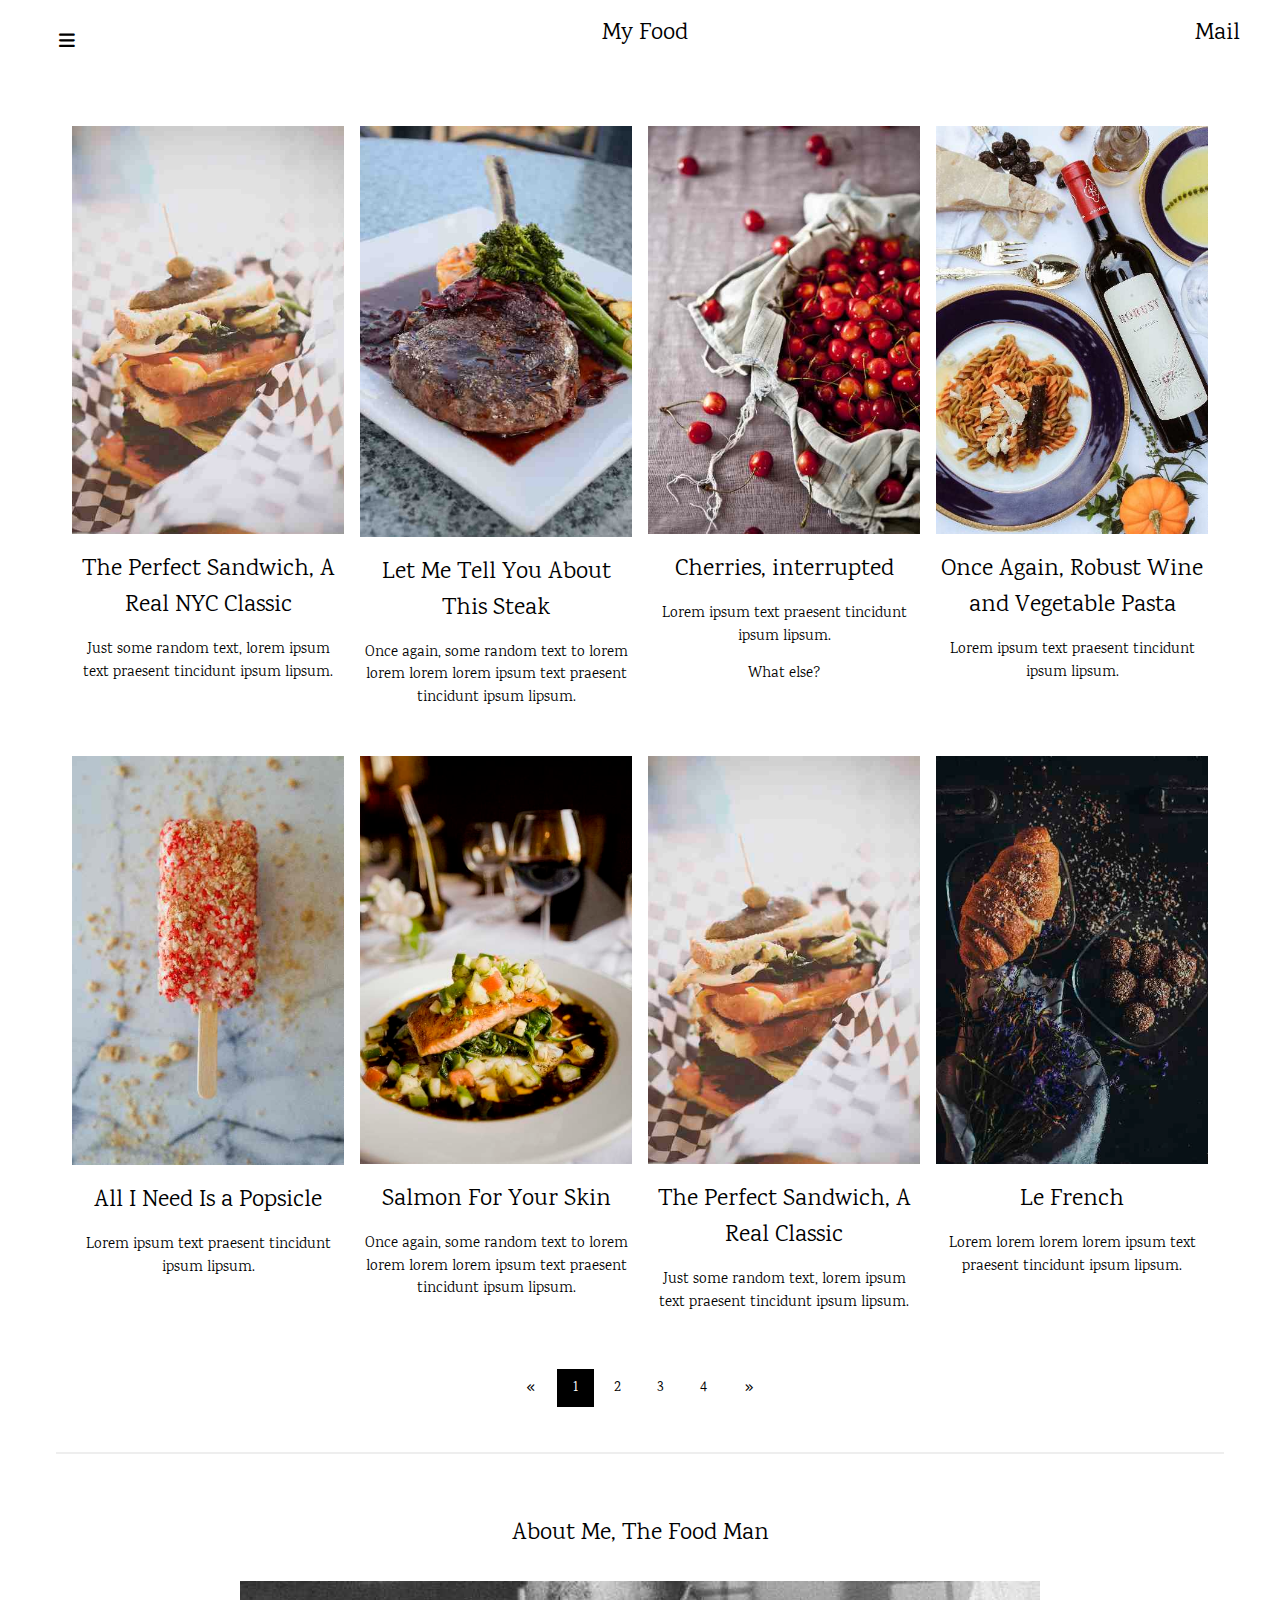
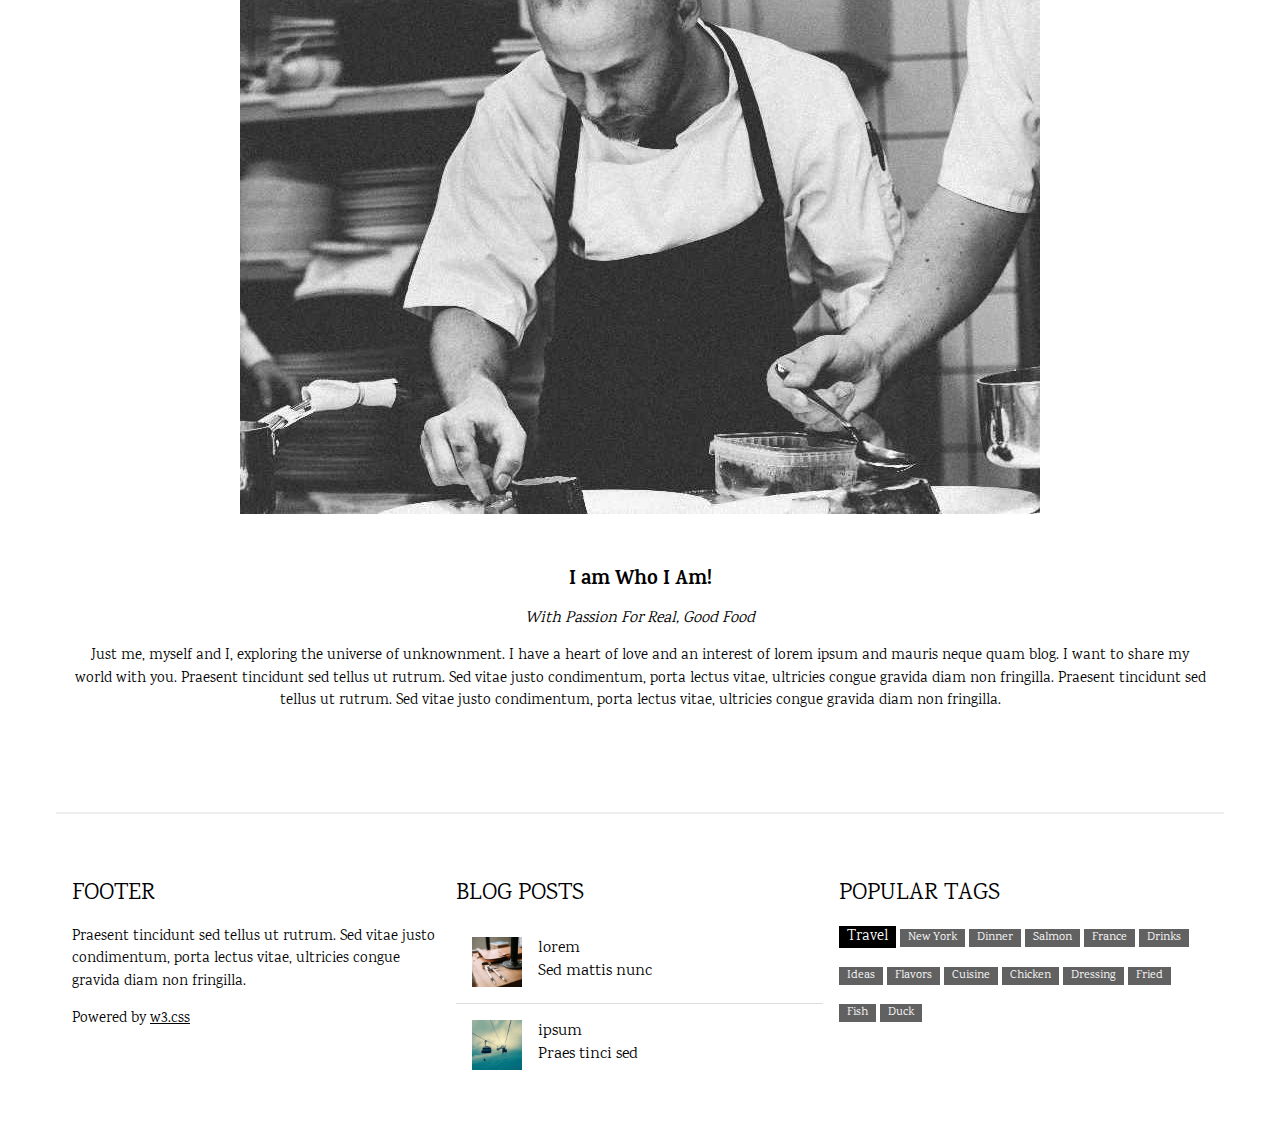
<file: index.html>
<!DOCTYPE html>
<html lang="en">
<head>
    <meta charset="UTF-8">
    <meta name="viewport" content="width=device-width, initial-scale=1.0">
    <title>Food Blog</title>
    <link rel="stylesheet" href="style.css">
    <link href="https://fonts.googleapis.com/css2?family=Karma:wght@400;700&display=swap" rel="stylesheet">
    <link rel="stylesheet" href="css/all.min.css">
</head>
<body>
   


        <!-- header part -->

        <header>
            <nav>
                <ul>
                    <li id="nav-icon"><i class="fa-solid fa-bars"></i></li>
                    <li><h4>my food</h4></li>
                    <li>mail</li>
                </ul>
            </nav>
        </header>
        
        

        <!-- header part -->

        <!-- main part -->
 <div class="container">

        <main>

            <!-- the first section of main -->
            <section id="first-main-section">
                <div class="first-section-item-containers">
                    <div class="first-section-img">
                        <img src="sandwich.jpg" alt="">
                    </div>

                        <h3>The Perfect Sandwich, A Real NYC Classic</h3>
                        <p>Just some random text, lorem ipsum text praesent tincidunt ipsum lipsum.</p>
                    
                </div>

                <div class="first-section-item-containers">
                    <div class="first-section-img">
                        <img src="steak.jpg" alt="">
                    </div>

                        <h3>Let Me Tell You About This Steak</h3>
                        <p>Once again, some random text to lorem lorem lorem lorem ipsum text praesent tincidunt ipsum lipsum.</p>
                    
                </div>

                <div class="first-section-item-containers">
                    <div class="first-section-img">
                        <img src="cherries.jpg" alt="">
                    </div>

                        <h3>Cherries, interrupted</h3>
                        <p>Lorem ipsum text praesent tincidunt ipsum lipsum.</p>
                        <p>What else?</p>

                </div>

                <div class="first-section-item-containers">
                    <div class="first-section-img">
                        <img src="wine.jpg" alt="">
                    </div>

                        <h3>Once Again, Robust Wine and Vegetable Pasta</h3>
                        <p>Lorem ipsum text praesent tincidunt ipsum lipsum.</p>

                </div>
            </section>
            <!-- the first section of main -->

             <!-- the second section of main -->

            <section id="second-main-section">
                <div class="second-section-item-containers">
                    <div class="second-section-img">
                        <img src="popsicle.jpg" alt="">
                    </div>

                        <h3>All I Need Is a Popsicle</h3>
                        <p>Lorem ipsum text praesent tincidunt ipsum lipsum.</p>
                    
                </div>

                <div class="second-section-item-containers">
                    <div class="second-section-img">
                        <img src="salmon.jpg" alt="">
                    </div>

                        <h3>Salmon For Your Skin</h3>
                        <p>Once again, some random text to lorem lorem lorem lorem ipsum text praesent tincidunt ipsum lipsum.</p>
                    
                </div>

                <div class="second-section-item-containers">
                    <div class="second-section-img">
                        <img src="sandwich.jpg" alt="">
                    </div>

                        <h3>The Perfect Sandwich, A Real Classic</h3>
                        <p>Just some random text, lorem ipsum text praesent tincidunt ipsum lipsum.</p>
                    
                </div>

                <div class="second-section-item-containers">
                    <div class="second-section-img">
                        <img src="croissant.jpg" alt="">
                    </div>

                        <h3>Le French</h3>
                        <p>Lorem lorem lorem lorem ipsum text praesent tincidunt ipsum lipsum.</p>
                </div> 


            </section>

             <!-- the second section of main -->

             <!-- third section of main which is the bar section consisted of 1 up to 4 numbers and also icons. -->
            <section id="third-main-section">    
                <div class="third-section-item-containers">
                    <a href="#" class="third-section-items"><i class="fa-solid fa-angles-left"></i></a>
                    <a href="#" class="third-section-items">1</a>
                    <a href="#" class="third-section-items">2</a>
                    <a href="#" class="third-section-items">3</a>
                    <a href="#" class="third-section-items">4</a>
                    <a href="#" class="third-section-items"><i class="fa-solid fa-angles-right"></i></a>
                </div>
            </section>
            <!-- third section of main which is the bar section consisted of 1 up to 4 numbers and also icons. -->

              <!-- a horizontal line just after the third section of the main and on the top of the fourth section of the main -->
            <hr>
            <!-- a horizontal line just after the third section of the main and on the top of the fourth section of the main -->
         
             <!-- fourth section of the main -->
            <section id="fourth-main-section">
                <h3>About Me, The Food Man</h3>

                <div class="fourth-section-img-container">
                    <img src="chef.jpg" alt="">
                </div>
                
                <div class="fourth-section-text-container">
                    <h4>I am Who I Am!</h4>
                    <h6><i>with passion for real, good food</i></h6>
                    <p>Just me, myself and I, exploring the universe of unknownment. I have a heart of love and an interest of lorem ipsum and mauris neque quam blog. I want to share my world with you. Praesent tincidunt sed tellus ut rutrum. Sed vitae justo condimentum, porta lectus vitae, ultricies congue gravida diam non fringilla. Praesent tincidunt sed tellus ut rutrum. Sed vitae justo condimentum, porta lectus vitae, ultricies congue gravida diam non fringilla.</p>
                </div>
            </section>
            <!-- fourth section of the main -->            

             <!-- a horizontal line just after the fourth section of the main and on the top of the footer -->
             <hr>
            <!-- a horizontal line just after the fourth section of the main and on the top of the footer -->

        </main>            
         <!-- main part -->

        <!-- footer part -->
        <footer>
            <div class="footer-containers">
                <h3>footer</h3>
                <p>
                    Praesent tincidunt sed tellus ut rutrum. Sed vitae justo condimentum, porta lectus vitae, ultricies congue gravida diam non fringilla.
                </p>
                <p>Powered by <a href="https://www.w3schools.com/w3css/default.asp">w3.css</a></p>
            </div>

            <div class="footer-containers">
                <h3>blog posts</h3>
               
                <ul>
                    <li id="first-li-of-blog-post-of-footer">
                        <img src="workshop.jpg" alt="a workshop photo">

                        <div class="blog-posts-spans"><span>lorem</span>
                            <br>
                            <span>Sed mattis nunc</span>
                        </div>
                        
                    </li>

                    <li>
                        <img src="gondol.jpg" alt="a gondol photo">
                        <div class="blog-posts-spans">
                            <span>ipsum</span>
                            <br>
                            <span>Praes tinci sed</span>
                        </div>
                    </li>
               </ul>
            </div>

            <div class="footer-containers">
                <h3>popular tags</h3>

                <p class="popular-tags-span-container">
                    <span class="popular-tags-span-items">travel</span>
                    <span class="popular-tags-span-items">new york</span>
                    <span class="popular-tags-span-items">dinner</span>
                    <span class="popular-tags-span-items">salmon</span>
                    <span class="popular-tags-span-items">france</span>
                    <span class="popular-tags-span-items">drinks</span>
                    <span class="popular-tags-span-items">ideas</span>
                    <span class="popular-tags-span-items">flavors</span>
                    <span class="popular-tags-span-items">cuisine</span>
                    <span class="popular-tags-span-items">chicken</span>
                    <span class="popular-tags-span-items">dressing</span>
                    <span class="popular-tags-span-items">fried</span>
                    <span class="popular-tags-span-items">fish</span>
                    <span class="popular-tags-span-items">duck</span>

                </p>
            </div>

        </footer>
        <!-- footer part -->

    </div>
</body>
</html>
</file>
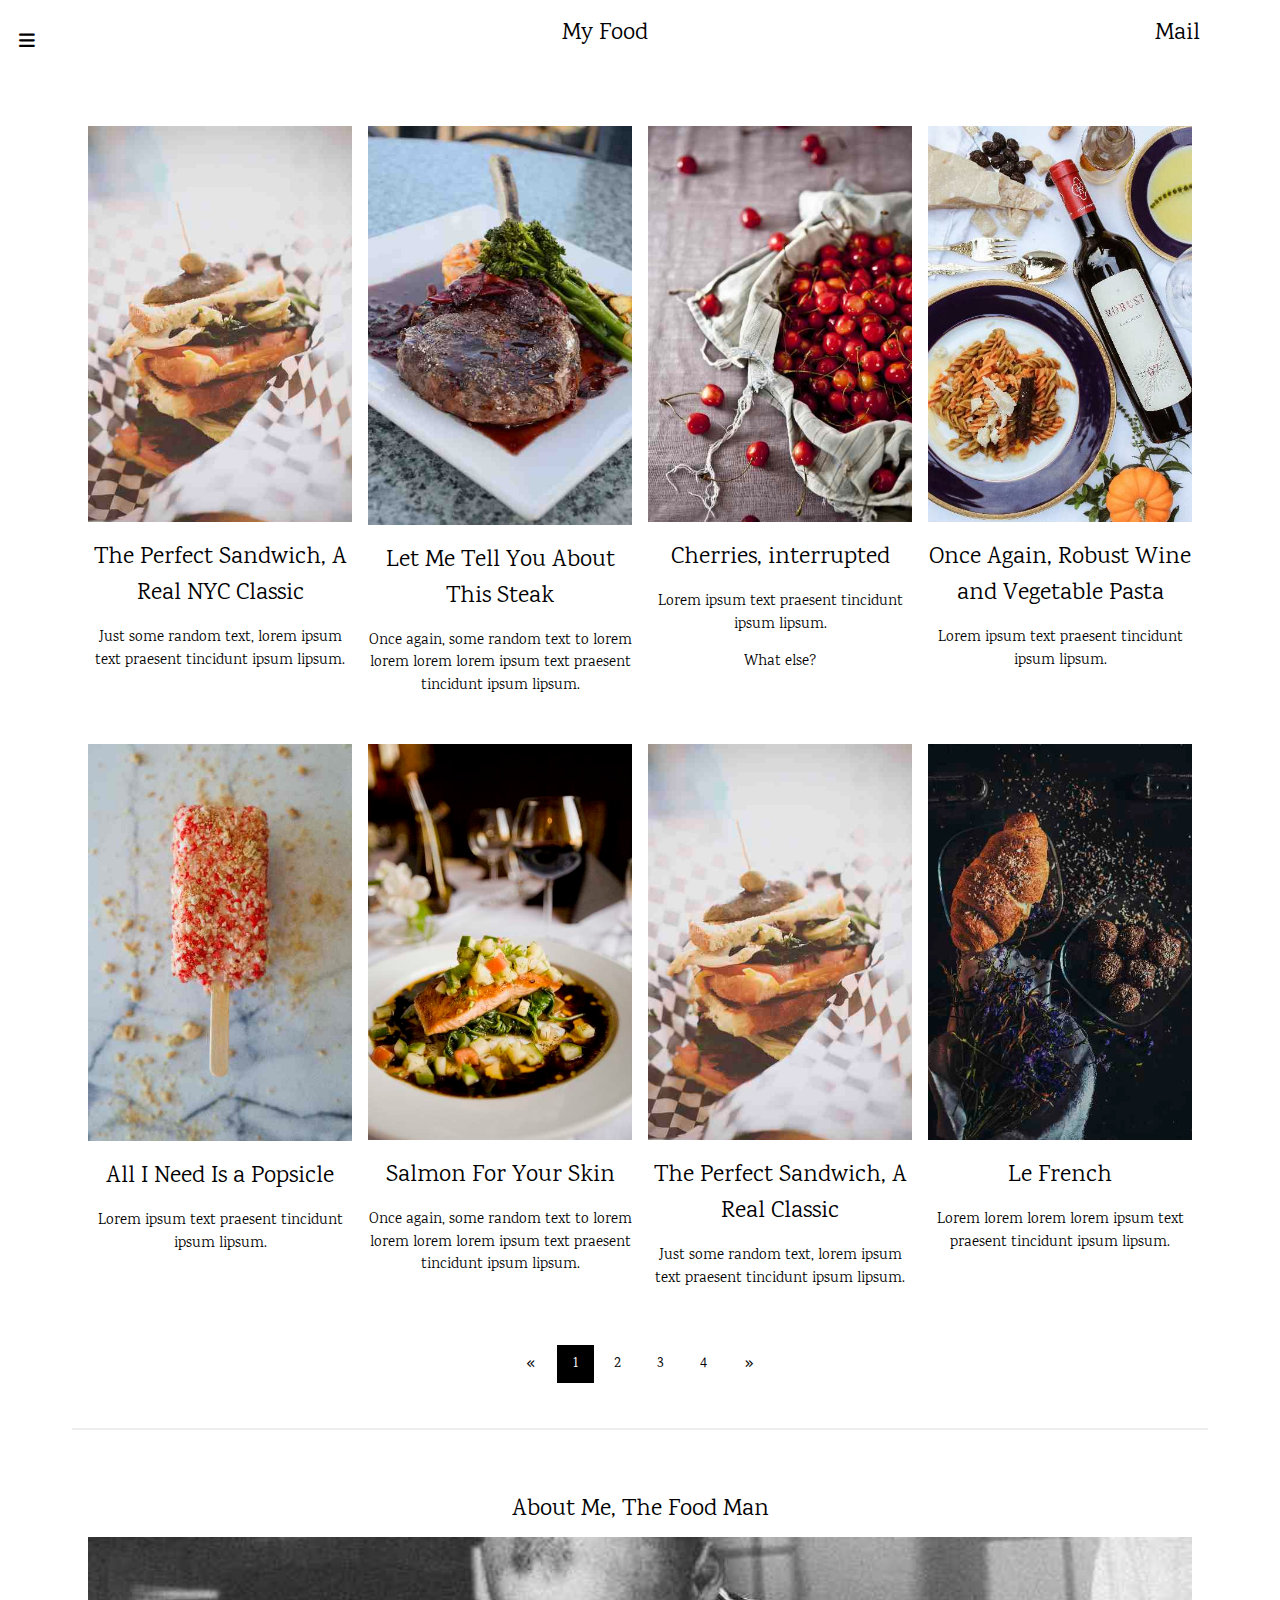
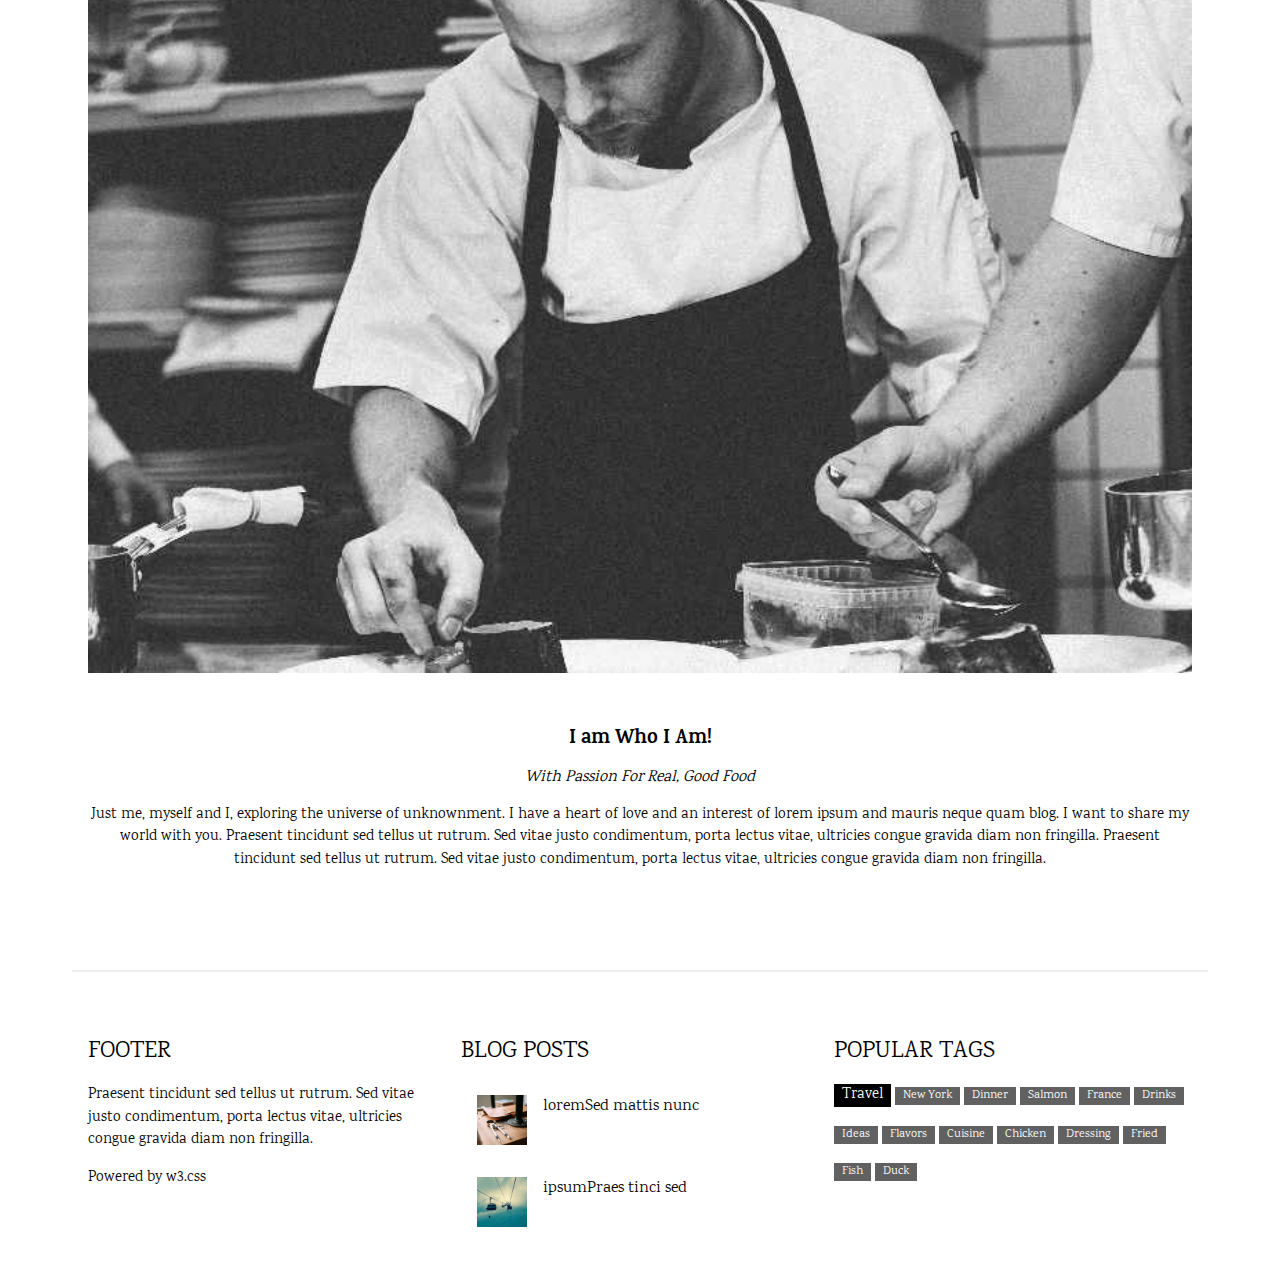
<file: Food Blog.html>
<!DOCTYPE html>
<html lang="en">
<head>
    <meta charset="UTF-8">
    <meta name="viewport" content="width=device-width, initial-scale=1.0">
    <title>Food Blog</title>
    <link rel="stylesheet" href="Food Blog.css">
    <link href="https://fonts.googleapis.com/css2?family=Karma:wght@400;700&display=swap" rel="stylesheet">
    <link rel="stylesheet" href="css/all.min.css">
</head>
<body>
    

        <!-- header part -->

        <header>
            <nav>
                <ul>
                    <li id="nav-icon"><i class="fa-solid fa-bars"></i></li>
                    <li><h4>my food</h4></li>
                    <li>mail</li>
                </ul>
            </nav>
        </header>
        
        <div class="container">

        <!-- header part -->

        <!-- main part -->

        <main>

            <!-- the first section of main -->
            <section id="first-main-section">
                <div class="first-section-item-containers">
                    <div class="first-section-img">
                        <img src="sandwich.jpg" alt="">
                    </div>

                        <h3>The Perfect Sandwich, A Real NYC Classic</h3>
                        <p>Just some random text, lorem ipsum text praesent tincidunt ipsum lipsum.</p>
                    
                </div>

                <div class="first-section-item-containers">
                    <div class="first-section-img">
                        <img src="steak.jpg" alt="">
                    </div>

                        <h3>Let Me Tell You About This Steak</h3>
                        <p>Once again, some random text to lorem lorem lorem lorem ipsum text praesent tincidunt ipsum lipsum.</p>
                    
                </div>

                <div class="first-section-item-containers">
                    <div class="first-section-img">
                        <img src="cherries.jpg" alt="">
                    </div>

                        <h3>Cherries, interrupted</h3>
                        <p>Lorem ipsum text praesent tincidunt ipsum lipsum.</p>
                        <p>What else?</p>

                </div>

                <div class="first-section-item-containers">
                    <div class="first-section-img">
                        <img src="wine.jpg" alt="">
                    </div>

                        <h3>Once Again, Robust Wine and Vegetable Pasta</h3>
                        <p>Lorem ipsum text praesent tincidunt ipsum lipsum.</p>

                </div>
            </section>
            <!-- the first section of main -->

             <!-- the second section of main -->

            <section id="second-main-section">
                <div class="second-section-item-containers">
                    <div class="second-section-img">
                        <img src="popsicle.jpg" alt="">
                    </div>

                        <h3>All I Need Is a Popsicle</h3>
                        <p>Lorem ipsum text praesent tincidunt ipsum lipsum.</p>
                    
                </div>

                <div class="second-section-item-containers">
                    <div class="second-section-img">
                        <img src="salmon.jpg" alt="">
                    </div>

                        <h3>Salmon For Your Skin</h3>
                        <p>Once again, some random text to lorem lorem lorem lorem ipsum text praesent tincidunt ipsum lipsum.</p>
                    
                </div>

                <div class="second-section-item-containers">
                    <div class="second-section-img">
                        <img src="sandwich.jpg" alt="">
                    </div>

                        <h3>The Perfect Sandwich, A Real Classic</h3>
                        <p>Just some random text, lorem ipsum text praesent tincidunt ipsum lipsum.</p>
                    
                </div>

                <div class="second-section-item-containers">
                    <div class="second-section-img">
                        <img src="croissant.jpg" alt="">
                    </div>

                        <h3>Le French</h3>
                        <p>Lorem lorem lorem lorem ipsum text praesent tincidunt ipsum lipsum.</p>
                </div> 


            </section>

             <!-- the second section of main -->

             <!-- third section of main which is the bar section consisted of 1 up to 4 numbers and also icons. -->
            <section id="third-main-section">    
                <div class="third-section-item-containers">
                    <a href="#" class="third-section-items"><i class="fa-solid fa-angles-left"></i></a>
                    <a href="#" class="third-section-items">1</a>
                    <a href="#" class="third-section-items">2</a>
                    <a href="#" class="third-section-items">3</a>
                    <a href="#" class="third-section-items">4</a>
                    <a href="#" class="third-section-items"><i class="fa-solid fa-angles-right"></i></a>
                </div>
            </section>
            <!-- third section of main which is the bar section consisted of 1 up to 4 numbers and also icons. -->

              <!-- a horizontal line just after the third section of the main and on the top of the fourth section of the main -->
            <hr>
            <!-- a horizontal line just after the third section of the main and on the top of the fourth section of the main -->
         
             <!-- fourth section of the main -->
            <section id="fourth-main-section">
                <h3>About Me, The Food Man</h3>

                <div class="fourth-section-img-container">
                    <img src="chef.jpg" alt="">
                </div>
                
                <div class="fourth-section-text-container">
                    <h4>I am Who I Am!</h4>
                    <h6><i>with passion for real, good food</i></h6>
                    <p>Just me, myself and I, exploring the universe of unknownment. I have a heart of love and an interest of lorem ipsum and mauris neque quam blog. I want to share my world with you. Praesent tincidunt sed tellus ut rutrum. Sed vitae justo condimentum, porta lectus vitae, ultricies congue gravida diam non fringilla. Praesent tincidunt sed tellus ut rutrum. Sed vitae justo condimentum, porta lectus vitae, ultricies congue gravida diam non fringilla.</p>
                </div>
            </section>
            <!-- fourth section of the main -->            

             <!-- a horizontal line just after the fourth section of the main and on the top of the footer -->
             <hr>
            <!-- a horizontal line just after the fourth section of the main and on the top of the footer -->

        </main>            
         <!-- main part -->

        <!-- footer part -->
        <footer>
            <div class="footer-containers">
                <h3>footer</h3>
                <p>
                    Praesent tincidunt sed tellus ut rutrum. Sed vitae justo condimentum, porta lectus vitae, ultricies congue gravida diam non fringilla.
                </p>
                <p>Powered by <a href="https://www.w3schools.com/w3css/default.asp">w3.css</a></p>
            </div>

            <div class="footer-containers">
                <h3>blog posts</h3>
               
                <ul>
                    <li>
                        <img src="workshop.jpg" alt="a workshop photo">
                        <span>lorem</span>
                        <br>
                        <span>Sed mattis nunc</span>
                    </li>

                    <li>
                        <img src="gondol.jpg" alt="a gondol photo">
                        <span>ipsum</span>
                        <br>
                        <span>Praes tinci sed</span>
                    </li>
               </ul>
            </div>

            <div class="footer-containers">
                <h3>popular tags</h3>

                <p class="popular-tags-span-container">
                    <span class="popular-tags-span-items">travel</span>
                    <span class="popular-tags-span-items">new york</span>
                    <span class="popular-tags-span-items">dinner</span>
                    <span class="popular-tags-span-items">salmon</span>
                    <span class="popular-tags-span-items">france</span>
                    <span class="popular-tags-span-items">drinks</span>
                    <span class="popular-tags-span-items">ideas</span>
                    <span class="popular-tags-span-items">flavors</span>
                    <span class="popular-tags-span-items">cuisine</span>
                    <span class="popular-tags-span-items">chicken</span>
                    <span class="popular-tags-span-items">dressing</span>
                    <span class="popular-tags-span-items">fried</span>
                    <span class="popular-tags-span-items">fish</span>
                    <span class="popular-tags-span-items">duck</span>

                </p>
            </div>

        </footer>
        <!-- footer part -->

    </div>
</body>
</html>
</file>
<file: style.css>
*{
    margin: 0;
    padding: 0;
    box-sizing: border-box;
}

body{
    font-family: "Karma", sans-serif;
}
.container{
    max-width: 1200px;
    margin:auto;
   padding: 0 16px 8px; 
    /* padding: 8px 16px; */
}
header{
    width: 100%;
    position: sticky;
    top: 0;
    background-color: #fff;
    max-width: 1200px;
    margin: auto;
}
nav{
 padding: 16px 0;
 text-align: center;
 height: 90px;
}

nav ul{
    display: flex;
    justify-content: space-between;
    font-size: 24px;
}
nav ul li{
    list-style-type: none;
    padding: 0;
    text-transform: capitalize;
}

#nav-icon{
    padding: 8px 16px;
}
#nav-icon i {
    font-size: 18px;       
}
#nav-icon:hover {
    background-color: rgb(187, 182, 182);
    cursor: pointer;  
}
nav ul li h4{
    font-weight: 400;
}
/* done with the header and nav parts. */
/* now time to go with the styles of the main and its contents */

/* main part styles */

main{
    display: flex;
    flex-direction: column;
    margin-top: 20px;
}

/* the first sections styles of main */
#first-main-section{
    display: flex;
    padding:16px 8px;
}
.first-section-item-containers{
    width: 100%;
    padding: 0 8px;
}
.first-section-item-containers img{
    width: 100%;
}
.first-section-item-containers h3{
    font-size: 24px;
    text-align: center;
    line-height: 1.5;
    margin: 10px 0;
    font-weight: 400;
}
.first-section-item-containers p{
    font-size: 15px;
    line-height: 1.5;
    margin: 15px 0;
    text-align: center;
}
/* the first section styles of main */

/* the second section styles of main */

#second-main-section{
    display: flex;
    padding: 16px 8px;
}
.second-section-item-containers{
    width: 100%;
    padding: 0 8px;
}
.second-section-item-containers img{
    width: 100%;
}
.second-section-item-containers h3{
    font-size: 24px;
    text-align: center;
    line-height: 1.5;
    margin: 10px 0;
    font-weight: 400;
}
.second-section-item-containers p{
    font-size: 15px;
    line-height: 1.5;
    margin: 15px 0;
    text-align: center;
}

/* the second section styles of main */

/* the third section styles of main */

#third-main-section{
    padding: 32px 0;
    text-align: center;
}
.third-section-items{
    padding: 8px 16px;
    vertical-align: middle;
    font-size: 15px;
    text-decoration: none;
    color: black;
}
.third-section-items i {
    font-size: 9px !important; /* Forcefully apply the font size */
}
.third-section-items:hover{
    background-color: black;
    color: white;
}
.third-section-item-containers :nth-child(2){
    background-color: black;
    color: white;
}
.third-section-item-containers :nth-child(2):hover{
    color: black;
    background-color: rgb(207, 205, 205);
}
/* the third section styles of main */

/* horizontal line design styles */
hr{
    margin: 20px 0;
    border: 1px solid #eee;
}
   
/* horizontal line design styles */

/* fourth section of main */
#fourth-main-section{
    text-align: center;
    padding: 32px 16px;
}
#fourth-main-section h3{
    margin: 10px 0 30px;
    font-weight: 400;
    font-size: 24px;
}
.fourth-section-img-container{
    max-width: 100%;
    width: 800px;
    margin: auto;
}
.fourth-section-img-container img{
    width: 100%;
}
.fourth-section-text-container{
    padding: 32px 0;
    width: 100%;
}
.fourth-section-text-container h4{
    margin: 10px 0;
    font-size: 20px;
}
.fourth-section-text-container h6{
    margin: 10px 0;
    font-size: 16px;
    font-weight: 400;
    text-transform: capitalize;
}
.fourth-section-text-container p{
    margin: 15px 0;
    font-size: 15px;
    line-height: 1.5;
}
/* fourth section of main */

/* main part styles */

/* footer part styles */
footer{
    padding: 32px 8px;
    display: flex;
}
.footer-containers{
    padding: 0 8px;
    width: 33.3%;
}
.footer-containers h3{
    margin: 10px 0;
    font-size: 24px;
    font-weight: 400;
    text-transform: uppercase;
}
.footer-containers p{
    font-size: 15px;
    line-height: 1.5;
    margin: 15px 0;
}
.footer-containers p > a{
    color: black;

}

/* footer second section */
.footer-containers ul li{
    padding: 16px;
    list-style-type: none;
    display: flex;
}
.footer-containers ul li:hover{
background-color: rgb(214, 206, 206);
}
.footer-containers ul li img{
    width: 50px;
    height: 50px;
    margin-right: 16px;
}
.footer-containers ul li span{
    display: inline-block;
}
#first-li-of-blog-post-of-footer{
    border-bottom: 1px solid #ddd;
}
/* footer second section */

/* footer third container */
.popular-tags-span-container{
    margin: 15px 0;
}
.popular-tags-span-items {
    display: inline-flex;
    align-items: center;      /* vertical center */
    justify-content: center;  /* horizontal center */
    padding: 0 8px;
    font-size: 12px;
    color: #fff;
    background-color: #616161;
    text-transform: capitalize;
    margin-bottom: 16px;
}
.popular-tags-span-container :nth-child(1) {
    display: inline-flex;
    align-items: center;
    justify-content: center;
    padding: 0 8px;
    font-size: 15px;
    color: #fff;
    background-color: #000;
    text-transform: capitalize;
    margin-bottom: 16px;
}

/* media query part */
@media (min-width:500px) and (max-width:600px){
    #first-main-section, #second-main-section{
        flex-direction: column;
    }
    footer{
        flex-direction: column;
    }
    .footer-containers{
        width: 100%;
    }

}
/* media query part */




/* footer third container */

/* footer part styles */
</file>
<file: Food Blog.css>
*{
    margin: 0;
    padding: 0;
    box-sizing: border-box;
}

body{
    font-family: "Karma", sans-serif;
}
.container{
    max-width: 1200px;
    margin:auto;
    padding: 0 32px 8px;
    /* padding: 8px 16px; */
}
header{
    width: 100%;
    position: sticky;
    top: 0;
    text-align: center;
    background-color: #fff;
    max-width: 1200px;
    /* margin: 0 75px; */
}
nav{
 padding: 16px 0;
 text-align: center;
 height: 90px;

}

nav ul{
    display: flex;
    justify-content: space-between;
    font-size: 24px;
}
nav ul li{
    list-style-type: none;
    padding: 0;
    text-transform: capitalize;
}

#nav-icon{
    padding: 8px 16px;
}
#nav-icon i {
    font-size: 18px;       
}
#nav-icon:hover {
    background-color: rgb(187, 182, 182);
    cursor: pointer;  
}
nav ul li h4{
    font-weight: 400;
}
/* done with the header and nav parts. */
/* now time to go with the styles of the main and its contents */

/* main part styles */

main{
    display: flex;
    flex-direction: column;
    margin-top: 20px;
}

/* the first sections styles of main */
#first-main-section{
    display: flex;
    padding:16px 8px;
}
.first-section-item-containers{
    width: 100%;
    padding: 0 8px;
}
.first-section-item-containers img{
    width: 100%;
}
.first-section-item-containers h3{
    font-size: 24px;
    text-align: center;
    line-height: 1.5;
    margin: 10px 0;
    font-weight: 400;
}
.first-section-item-containers p{
    font-size: 15px;
    line-height: 1.5;
    margin: 15px 0;
    text-align: center;
}
/* the first section styles of main */

/* the second section styles of main */

#second-main-section{
    display: flex;
    padding: 16px 8px;
}
.second-section-item-containers{
    width: 100%;
    padding: 0 8px;
}
.second-section-item-containers img{
    width: 100%;
}
.second-section-item-containers h3{
    font-size: 24px;
    text-align: center;
    line-height: 1.5;
    margin: 10px 0;
    font-weight: 400;
}
.second-section-item-containers p{
    font-size: 15px;
    line-height: 1.5;
    margin: 15px 0;
    text-align: center;
}

/* the second section styles of main */

/* the third section styles of main */

#third-main-section{
    padding: 32px 0;
    text-align: center;
}
.third-section-items{
    padding: 8px 16px;
    vertical-align: middle;
    font-size: 15px;
    text-decoration: none;
    color: black;
}
.third-section-items i {
    font-size: 9px !important; /* Forcefully apply the font size */
}
.third-section-items:hover{
    background-color: black;
    color: white;
}
.third-section-item-containers :nth-child(2){
    background-color: black;
    color: white;
}
.third-section-item-containers :nth-child(2):hover{
    color: black;
    background-color: rgb(207, 205, 205);
}
/* the third section styles of main */

/* horizontal line design styles */
hr{
    margin: 20px 0;
    border: 1px solid #eee;
}
   
/* horizontal line design styles */

/* fourth section of main */
#fourth-main-section{
    text-align: center;
    padding: 32px 16px;
}
#fourth-main-section h3{
    margin: 10px 0;
    font-weight: 400;
    font-size: 24px;
}
.fourth-section-img-container{
    width: 100%;
}
.fourth-section-img-container img{
    width: 100%;
}
.fourth-section-text-container{
    padding: 32px 0;
    width: 100%;
}
.fourth-section-text-container h4{
    margin: 10px 0;
    font-size: 20px;
}
.fourth-section-text-container h6{
    margin: 10px 0;
    font-size: 16px;
    font-weight: 400;
    text-transform: capitalize;
}
.fourth-section-text-container p{
    margin: 15px 0;
    font-size: 15px;
    line-height: 1.5;
}
/* fourth section of main */

/* main part styles */

/* footer part styles */
footer{
    padding: 32px 8px;
    display: flex;
}
.footer-containers{
    padding: 0 8px;
    width: 33.3%;
}
.footer-containers h3{
    margin: 10px 0;
    font-size: 24px;
    font-weight: 400;
    text-transform: uppercase;
}
.footer-containers p{
    font-size: 15px;
    line-height: 1.5;
    margin: 15px 0;
}
.footer-containers p > a{
    text-decoration: none;
    color: black;
}

/* footer second section */
.footer-containers ul li{
    padding: 16px;
    list-style-type: none;
    display: flex;
}
.footer-containers ul li:hover{
background-color: rgb(214, 206, 206);
}
.footer-containers ul li img{
    width: 50px;
    height: 50px;
    margin-right: 16px;
}
.footer-containers ul li span{
    display: inline-block;
}
#first-li-of-blog-post-of-footer{
    border-bottom: 1px solid #ddd;
}
/* footer second section */

/* footer third container */
.popular-tags-span-container{
    margin: 15px 0;
}
.popular-tags-span-container :nth-child(1){
    padding: 0 8px;
    font-size: 15px;
    color: #fff;
    background-color: #000;
    text-align: center;
    text-transform: capitalize;
    margin-bottom: 16px;
    display: inline-block;

}
.popular-tags-span-items{
    padding: 0 8px;
    font-size: 12px;
    color: #fff;
    background-color: #616161;
    text-align: center;
    text-transform: capitalize;
    margin-bottom: 16px;
    display: inline-block;
   justify-content: center;
   align-items: center;
}


/* footer third container */

/* footer part styles */
</file>
